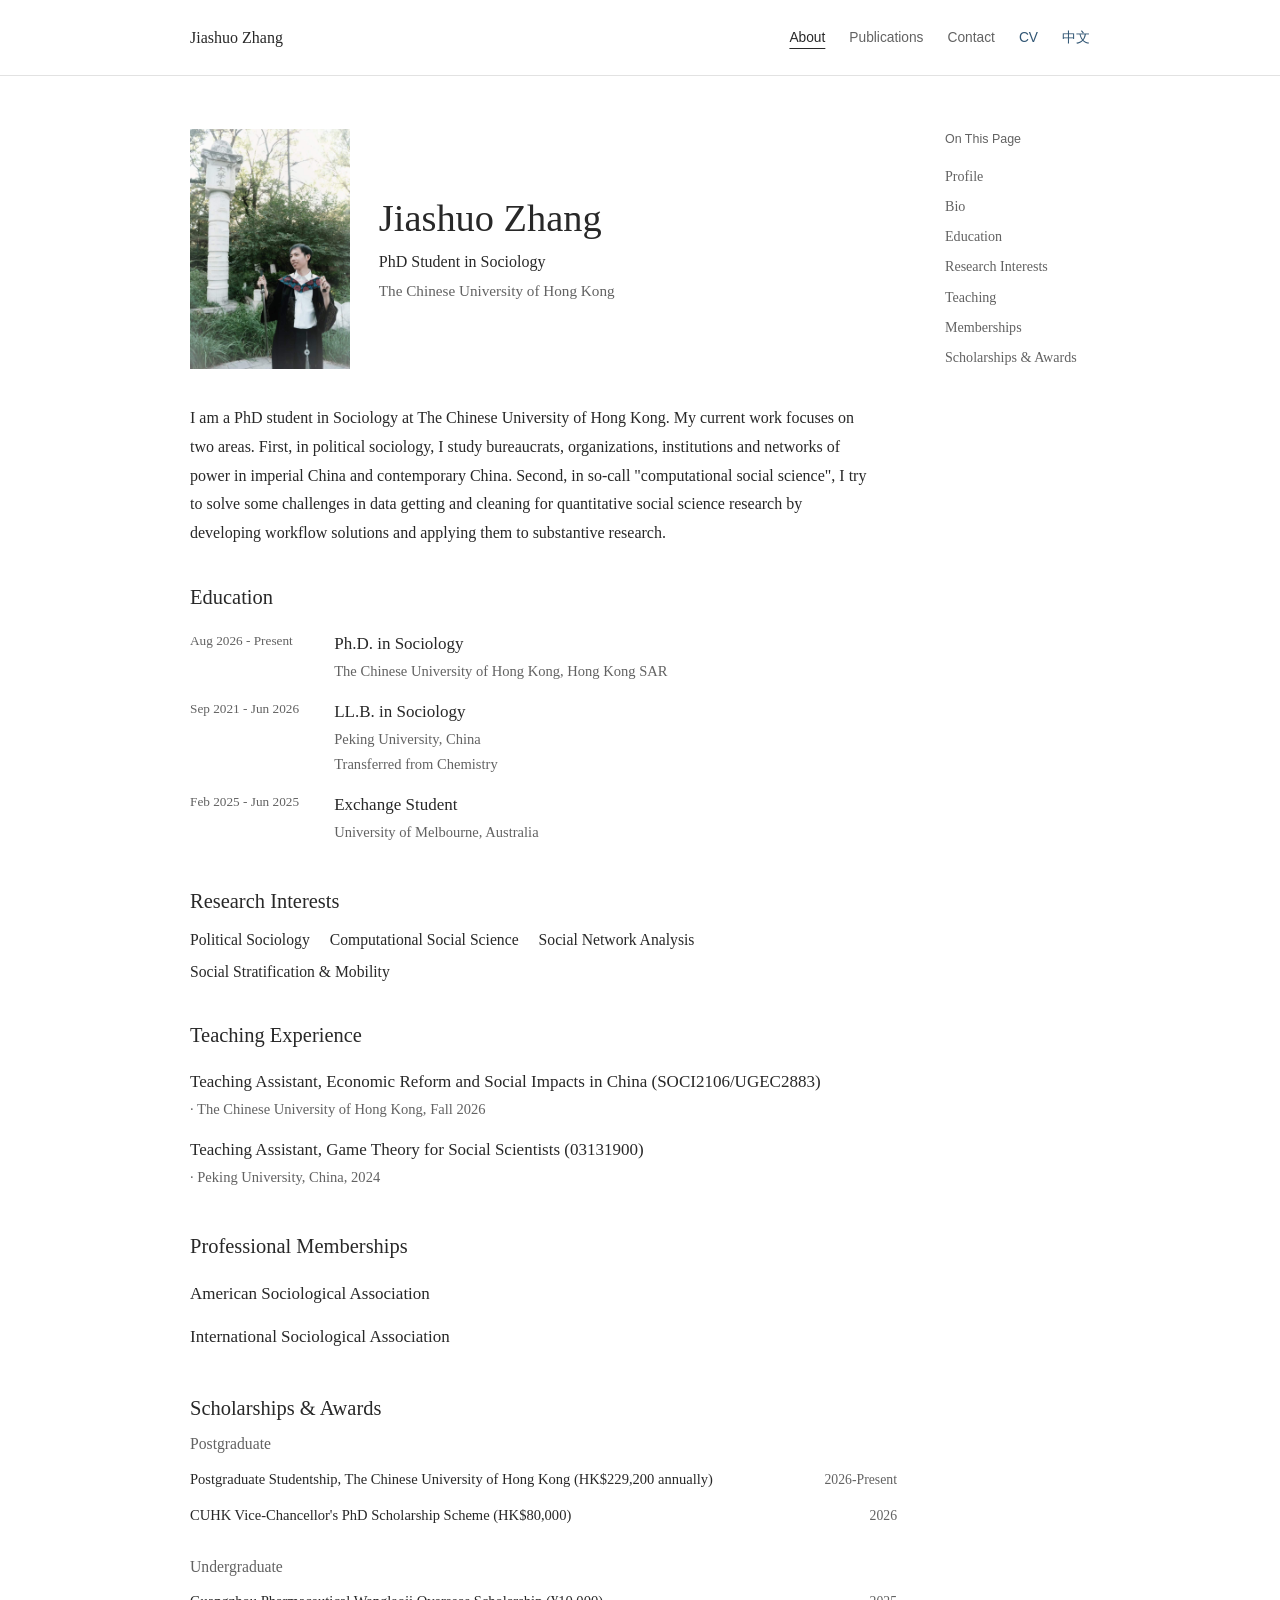
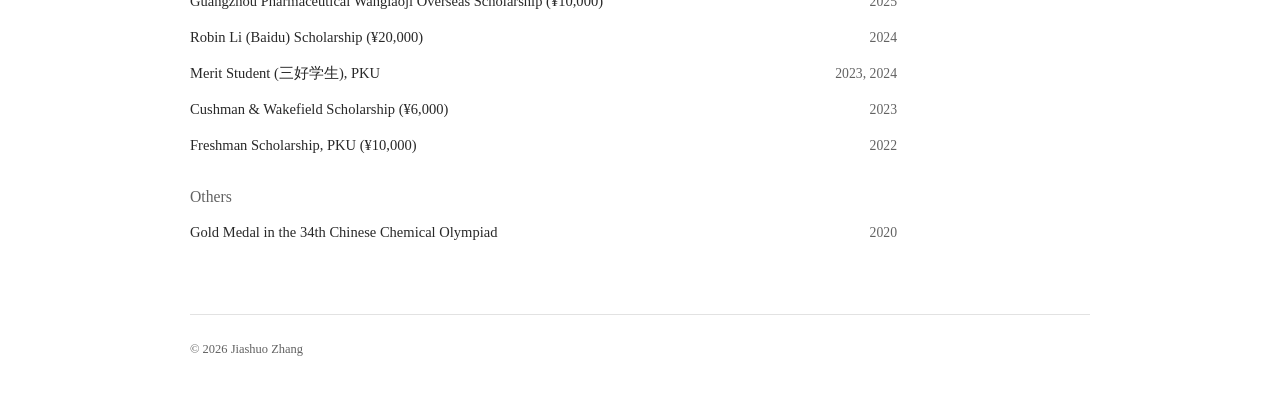
<file: index.html>
<!DOCTYPE html>
<html lang="en">
<head>
<meta charset="UTF-8">
<meta name="viewport" content="width=device-width, initial-scale=1.0">
<title>Jiashuo Zhang | Sociology PhD Student</title>
<style>
:root {
  --paper: #f4f0e8;
  --paper-deep: #ebe4d8;
  --ink: #25221e;
  --muted: #6f685f;
  --accent: #7b3f35;
  --rule: #cfc5b6;
}

*, *::before, *::after { box-sizing: border-box; margin: 0; padding: 0; }
html { scroll-behavior: smooth; }

body {
  min-height: 100vh;
  display: flex;
  flex-direction: column;
  color: var(--ink);
  background: var(--paper);
  font-family: Arial, "Noto Sans SC", sans-serif;
  font-size: 16px;
  line-height: 1.72;
}

h1, h2, h3 {
  color: var(--ink);
  font-family: Georgia, "Times New Roman", "Songti SC", SimSun, serif;
  font-weight: 500;
  line-height: 1.25;
}
h1 { font-size: clamp(2.25rem, 6vw, 3.45rem); letter-spacing: -0.035em; }
h2 { margin-bottom: 1rem; font-size: 1.32rem; }
h2::before { content: ""; display: inline-block; width: 22px; margin-right: 10px; border-top: 2px solid var(--accent); vertical-align: 0.38em; }
h3 { margin-bottom: 0.5rem; font-size: 1.08rem; }
a { color: var(--accent); text-decoration: none; }
a:hover { color: var(--ink); }

#navbar {
  position: sticky;
  top: 0;
  z-index: 10;
  display: flex;
  justify-content: space-between;
  align-items: center;
  min-height: 68px;
  padding: 0 max(28px, calc((100vw - 920px) / 2));
  background: rgba(244, 240, 232, 0.96);
  border-top: 4px solid var(--ink);
  border-bottom: 1px solid var(--rule);
}
.nav-name { color: var(--ink); font-family: Georgia, "Times New Roman", serif; font-size: 1.08rem; font-weight: 700; letter-spacing: 0.015em; }
.nav-links { display: flex; gap: 1.8rem; }
.nav-link {
  position: relative;
  padding: 1.3rem 0 1.15rem;
  color: var(--muted);
  font-size: 0.78rem;
  font-weight: 700;
  letter-spacing: 0.09em;
  text-transform: uppercase;
}
.nav-link::after { content: ""; position: absolute; right: 0; bottom: -1px; left: 0; height: 2px; background: transparent; }
.nav-link:hover, .nav-link.active { color: var(--accent); }
.nav-link.active::after { background: var(--accent); }
.cv-link { align-self: center; color: var(--accent); font-size: 0.78rem; font-weight: 700; letter-spacing: 0.08em; text-transform: uppercase; }
.cv-link:hover { color: var(--ink); }
.language-link { align-self: center; padding-left: 1.2rem; color: var(--accent); border-left: 1px solid var(--rule); font-family: "Songti SC", SimSun, serif; font-size: 0.86rem; }

#main-content { flex: 1; width: min(920px, calc(100% - 64px)); margin: 0 auto; padding: 4.5rem 0 5rem; }
.page-section { display: none; }
.page-section.active { display: grid; grid-template-columns: minmax(0, 1fr) 170px; gap: 5rem; align-items: start; }
.section-content { min-width: 0; }
.section-nav { position: sticky; top: 6.3rem; padding-top: 0.7rem; border-top: 1px solid var(--ink); }
.section-nav-title { margin-bottom: 0.7rem; color: var(--ink); font-size: 0.69rem; font-weight: 700; letter-spacing: 0.14em; text-transform: uppercase; }
.section-nav a { display: block; padding: 0.28rem 0; color: var(--muted); font-family: Georgia, "Times New Roman", serif; font-size: 0.88rem; line-height: 1.35; }
.section-nav a:hover { color: var(--accent); }

.about-header { display: flex; gap: 2rem; align-items: center; margin-bottom: 3rem; padding-bottom: 2.2rem; border-bottom: 1px solid var(--rule); }
.about-photo {
  width: 132px; height: 198px; border-radius: 0 !important;
  position: relative; overflow: hidden; flex-shrink: 0;
  background: var(--paper-deep);
}
.about-photo img { display: block; width: 100%; height: 100%; object-fit: cover; object-position: center; }
.about-info h1 { margin-bottom: 0.4rem; }
.about-info .subtitle { margin-bottom: 0.15rem; color: var(--accent); font-family: Georgia, "Times New Roman", serif; font-size: 1.05rem; font-style: italic; }
.about-info .affiliation { color: var(--muted); font-size: 0.92rem; }

.section-block { margin-bottom: 2.7rem; }
.section-block:last-child { margin-bottom: 0; }
.bio-text { max-width: 680px; font-family: Georgia, "Times New Roman", "Songti SC", serif; font-size: 1.06rem; line-height: 1.88; }

.interest-tags { display: flex; flex-wrap: wrap; gap: 0.35rem 1.25rem; }
.interest-tag { position: relative; padding-left: 0.75rem; color: var(--ink); font-family: Georgia, "Times New Roman", serif; font-size: 0.94rem; }
.interest-tag::before { content: "·"; position: absolute; left: 0; color: var(--accent); font-weight: 700; }

.timeline-item { display: grid; grid-template-columns: 125px minmax(0, 1fr); gap: 1.2rem; padding: 0.65rem 0 0.85rem; border-top: 1px solid var(--rule); }
.timeline-item .date { color: var(--accent); font-family: Georgia, "Times New Roman", serif; font-size: 0.83rem; font-variant-numeric: oldstyle-nums; }
.timeline-details { min-width: 0; }
.timeline-item .title { font-weight: 700; }
.timeline-item .org { display: block; color: var(--muted); font-size: 0.91rem; }

.pub-list, .contact-list, .award-list { list-style: none; }
.pub-item { padding: 1.35rem 0 1.55rem; border-top: 1px solid var(--rule); }
.pub-item:last-child { border-bottom: 1px solid var(--rule); }
.pub-title { font-family: "Songti SC", SimSun, Georgia, serif; font-size: 1.03rem; font-weight: 700; line-height: 1.65; }
.pub-title-en { max-width: 700px; margin-top: 0.4rem; color: #514b44; font-family: Georgia, "Times New Roman", serif; font-size: 0.96rem; font-style: italic; line-height: 1.55; }
.pub-meta { margin-top: 0.35rem; color: var(--muted); font-size: 0.87rem; }
.pub-status { display: inline-block; margin-left: 0.35rem; color: var(--accent); font-size: 0.76rem; font-weight: 700; letter-spacing: 0.025em; text-transform: uppercase; }
.publication-preview { margin-top: 1.1rem; }
.publication-figure { margin: 0; }
.publication-figure img { display: block; width: 100%; max-width: 700px; height: auto; background: #fff; border: 1px solid var(--rule); filter: saturate(0.78) contrast(0.96); }

.conf-item, .role-item { padding: 0.55rem 0; }
.conf-title, .role-title { font-weight: 700; }
.conf-details, .role-org { color: var(--muted); font-size: 0.91rem; }

.contact-list li { margin-bottom: 0.7rem; }
.social-icons { display: flex; gap: 0.65rem; margin-top: 1.4rem; }
.social-icon { width: 36px; height: 36px; display: flex; align-items: center; justify-content: center; border: 1px solid var(--rule); }
.social-icon:hover { border-color: var(--accent); background: var(--paper-deep); }
.social-icon svg { width: 17px; height: 17px; fill: var(--accent); }

.award-item { display: grid; grid-template-columns: minmax(0, 1fr) auto; gap: 1rem; align-items: baseline; padding: 0.55rem 0; border-top: 1px solid var(--rule); font-size: 0.91rem; }
.award-item .award-year { color: var(--accent); font-family: Georgia, "Times New Roman", serif; font-size: 0.86rem; white-space: nowrap; }
.award-group + .award-group { margin-top: 1.5rem; }
.award-group-title { margin-bottom: 0.45rem; color: var(--accent); font-family: Arial, "Noto Sans SC", sans-serif; font-size: 0.72rem; font-weight: 700; letter-spacing: 0.11em; text-transform: uppercase; }

footer { width: min(920px, calc(100% - 64px)); margin: 0 auto; padding: 1.5rem 0 2.4rem; color: var(--muted); border-top: 1px solid var(--ink); font-family: Georgia, "Times New Roman", serif; font-size: 0.78rem; text-align: left; }

@media (max-width: 700px) {
  #navbar { flex-direction: column; align-items: flex-start; gap: 0.25rem; padding: 0.85rem 20px 0; }
  .nav-links { width: 100%; gap: 1.1rem; overflow-x: auto; }
  .nav-link { padding: 0.55rem 0 0.8rem; }
  #main-content, footer { width: calc(100% - 40px); }
  #main-content { padding: 2.6rem 0 3.5rem; }
  .page-section.active { display: block; }
  .section-nav { display: none; }
  .about-header { align-items: flex-start; gap: 1.2rem; }
  .about-photo { width: 88px; height: 132px; }
  .timeline-item { grid-template-columns: 1fr; gap: 0.15rem; }
  .award-item { grid-template-columns: 1fr; gap: 0.05rem; }
}
</style>
<link rel="stylesheet" href="academic.css">
</head>
<body>

<nav id="navbar">
  <span class="nav-name">Jiashuo Zhang</span>
  <div class="nav-links">
    <a href="#" class="nav-link active" data-page="about">About</a>
    <a href="#" class="nav-link" data-page="research" hidden>Research</a>
    <a href="#" class="nav-link" data-page="publications">Publications</a>
    <a href="#" class="nav-link" data-page="contact">Contact</a>
    <a href="JiashuoZhang.pdf" class="cv-link" target="_blank" rel="noopener">CV</a>
    <a href="zh/" class="language-link" lang="zh">中文</a>
  </div>
</nav>

<main id="main-content">

  <!-- ===== ABOUT ===== -->
  <section id="page-about" class="page-section active">

    <div class="section-content">

    <div class="about-header" id="about-profile">
      <div class="about-photo"><img src="profile.jpg" alt="Jiashuo Zhang"></div>
      <div class="about-info">
        <h1>Jiashuo Zhang</h1>
        <p class="subtitle">PhD Student in Sociology</p>
        <p class="affiliation">The Chinese University of Hong Kong</p>
      </div>
    </div>

    <div class="section-block" id="about-bio">
      <p class="bio-text">
        I am a PhD student in Sociology at The Chinese University of Hong Kong. My current work focuses on two areas. First, in political sociology, I study bureaucrats, organizations, institutions and networks of power in imperial China and contemporary China. Second, in so-call "computational social science", I try to solve some challenges in data getting and cleaning for quantitative social science research by developing workflow solutions and applying them to substantive research.
      </p>
    </div>

    <div class="section-block" id="about-education">
      <h2>Education</h2>
      <div class="timeline-item">
        <div class="date">Aug 2026 - Present</div>
        <div class="timeline-details">
          <div class="title">Ph.D. in Sociology</div>
          <div class="org">The Chinese University of Hong Kong, Hong Kong SAR</div>
        </div>
      </div>
      <div class="timeline-item">
        <div class="date">Sep 2021 - Jun 2026</div>
        <div class="timeline-details">
          <div class="title">LL.B. in Sociology</div>
          <div class="org">Peking University, China</div>
          <div class="org">Transferred from Chemistry</div>
        </div>
      </div>
      <div class="timeline-item">
        <div class="date">Feb 2025 - Jun 2025</div>
        <div class="timeline-details">
          <div class="title">Exchange Student</div>
          <div class="org">University of Melbourne, Australia</div>
        </div>
      </div>
    </div>

    <div class="section-block" id="about-interests">
      <h2>Research Interests</h2>
      <div class="interest-tags">
        <span class="interest-tag">Political Sociology</span>
        <span class="interest-tag">Computational Social Science</span>
        <span class="interest-tag">Social Network Analysis</span>
        <span class="interest-tag">Social Stratification &amp; Mobility</span>
      </div>
    </div>

    <div class="section-block" id="about-teaching">
      <h2>Teaching Experience</h2>
      <div class="role-item">
        <span class="role-title">Teaching Assistant, Economic Reform and Social Impacts in China (SOCI2106/UGEC2883)</span>
        <span class="role-org"> · The Chinese University of Hong Kong, Fall 2026</span>
      </div>
      <div class="role-item">
        <span class="role-title">Teaching Assistant, Game Theory for Social Scientists (03131900)</span>
        <span class="role-org"> · Peking University, China, 2024</span>
      </div>
    </div>

    <div class="section-block" id="about-memberships">
      <h2>Professional Memberships</h2>
      <div class="role-item">
        <span class="role-title">American Sociological Association</span>
      </div>
      <div class="role-item">
        <span class="role-title">International Sociological Association</span>
      </div>
    </div>

    <div class="section-block" id="about-awards">
      <h2>Scholarships &amp; Awards</h2>
      <div class="award-group">
        <h3 class="award-group-title">Postgraduate</h3>
        <ul class="award-list">
          <li class="award-item"><span>Postgraduate Studentship, The Chinese University of Hong Kong (HK$229,200 annually)</span><span class="award-year">2026-Present</span></li>
          <li class="award-item"><span>CUHK Vice-Chancellor's PhD Scholarship Scheme (HK$80,000)</span><span class="award-year">2026</span></li>
        </ul>
      </div>
      <div class="award-group">
        <h3 class="award-group-title">Undergraduate</h3>
        <ul class="award-list">
          <li class="award-item"><span>Guangzhou Pharmaceutical Wanglaoji Overseas Scholarship (¥10,000)</span><span class="award-year">2025</span></li>
          <li class="award-item"><span>Robin Li (Baidu) Scholarship (¥20,000)</span><span class="award-year">2024</span></li>
          <li class="award-item"><span>Merit Student (三好学生), PKU</span><span class="award-year">2023, 2024</span></li>
          <li class="award-item"><span>Cushman &amp; Wakefield Scholarship (¥6,000)</span><span class="award-year">2023</span></li>
          <li class="award-item"><span>Freshman Scholarship, PKU (¥10,000)</span><span class="award-year">2022</span></li>
        </ul>
      </div>
      <div class="award-group">
        <h3 class="award-group-title">Others</h3>
        <ul class="award-list">
          <li class="award-item"><span>Gold Medal in the 34th Chinese Chemical Olympiad</span><span class="award-year">2020</span></li>
        </ul>
      </div>
    </div>

    </div>

    <aside class="section-nav" aria-label="About page navigation">
      <div class="section-nav-title">On This Page</div>
      <a href="#about-profile">Profile</a>
      <a href="#about-bio">Bio</a>
      <a href="#about-education">Education</a>
      <a href="#about-interests">Research Interests</a>
      <a href="#about-teaching">Teaching</a>
      <a href="#about-memberships">Memberships</a>
      <a href="#about-awards">Scholarships &amp; Awards</a>
    </aside>

  </section>

  <!-- ===== RESEARCH ===== -->
  <section id="page-research" class="page-section" hidden>
    <div class="section-content">
      <section class="section-block" id="research-historical-political">
        <h2>Historical and Political Sociology</h2>
      </section>
      <section class="section-block" id="research-computational">
        <h2>Computational Social Science</h2>
      </section>
    </div>
  </section>

  <!-- ===== PUBLICATIONS ===== -->
  <section id="page-publications" class="page-section">

    <div class="section-content">

    <h2 id="publications-list">Publications</h2>

    <ul class="pub-list">
      <li class="pub-item">
        <div class="pub-title" lang="zh">士大夫的社会世界建构与演变：基于曾国藩日记/通信的案例研究</div>
        <div class="pub-title-en">The Social World of Scholar-Officials in Traditional China:<br>A Micro-Sociological Analysis of Zeng Guofan's Diary and Correspondence</div>
        <div class="pub-meta">Xueguang Zhou and Jiashuo Zhang, 2026 · <em>Society</em>, No. 2 · CSSCI</div>
        <div class="pub-meta">Reprinted in full by the Information Center for Social Sciences, RUC, No. 7 (2026)</div>
        <div class="pub-meta"><a href="士大夫的社会世界建构与演变.pdf">[Article PDF]</a> · <a href="曾国藩-人大转载.pdf">[Full-text reprint]</a></div>
        <div class="publication-preview" id="publications-preview" aria-label="Figure from the article">
          <figure class="publication-figure">
            <img src="zeng-guofan-social-network.png" alt="曾国藩社会交往网络图：不同颜色的节点表示家族、湘乡同乡、湖南同乡、同年、清廷官僚和湘军">
          </figure>
        </div>
      </li>
      <li class="pub-item">
        <div class="pub-title" lang="zh">冒滥与抑遏之外：雍正朝西北军前效力群体的“自首潮”（1725–1729）</div>
        <div class="pub-title-en">Beyond Deceptive and Deserved Credits: Self-Rectification of Officials Earning Promotion in the Qing's Northwestern Campaigns during the Early Yongzheng Reign (1725–1729)</div>
        <div class="pub-meta">Geng Tian and Jiashuo Zhang · <em>Qing History Research</em> · Supervisor co-author <span class="pub-status">Accept</span> · CSSCI</div>
      </li>
    </ul>

    <h2 id="translations-list" style="margin-top:2rem;">Translations</h2>

    <ul class="pub-list">
      <li class="pub-item">
        <div class="pub-title" lang="zh">田野研究中的实地纠葛与质量标准：20世纪中期芝加哥大学与哥伦比亚大学社会学之比较</div>
        <div class="pub-meta">Daniel A. Menchik; translated by Jiashuo Zhang, 2026 · In L. Wang (ed.), <em>The Wayward Travelers: The University of Chicago Tradition in Social Science</em>, Peking University Press, pp. 267–290.</div>
      </li>
    </ul>

    </div>

    <aside class="section-nav" aria-label="Publications page navigation">
      <div class="section-nav-title">On This Page</div>
      <a href="#publications-list">Publications</a>
      <a href="#translations-list">Translations</a>
    </aside>

  </section>

  <!-- ===== CONTACT ===== -->
  <section id="page-contact" class="page-section">

    <div class="section-content">

    <h2 id="contact-info">Contact</h2>

    <ul class="contact-list">
      <li>Email: <a href="mailto:jiashuo.zhang@link.cuhk.edu.hk">jiashuo.zhang@link.cuhk.edu.hk</a></li>
      <li>Department of Sociology, The Chinese University of Hong Kong, Shatin, N.T., Hong Kong SAR</li>
    </ul>

    <div class="social-icons" id="contact-links" hidden>
      <a href="#" class="social-icon" title="Google Scholar" aria-label="Google Scholar">
        <svg viewBox="0 0 24 24"><path d="M12 24a7.2 7.2 0 0 0 3.25-.74l-3.42-5.9c-.74.4-1.56.64-2.43.64-2.68 0-4.85-2.17-4.85-4.85a4.82 4.82 0 0 1 .9-2.8L2.12 16.1A11.96 11.96 0 0 0 12 24z"/><path d="M23.84 11.62c0-.82-.07-1.62-.21-2.38H12v4.5h6.75a5.8 5.8 0 0 1-2.5 3.82l3.42 5.9A11.98 11.98 0 0 0 23.84 11.62z"/><path d="M5.27 8.75 1.85 4.93A11.96 11.96 0 0 0 0 12c0 2.58.82 4.97 2.2 6.93l.07-.07 3.44-5.94a4.77 4.77 0 0 1-.44-2.17z"/><path d="M12 4.8c1.8 0 3.42.62 4.7 1.83l3.5-3.5A11.94 11.94 0 0 0 12 0C7.4 0 3.38 2.5 1.85 4.93L5.27 8.8A7.14 7.14 0 0 1 12 4.8z"/></svg>
      </a>
      <a href="#" class="social-icon" title="ORCID" aria-label="ORCID">
        <svg viewBox="0 0 24 24"><path d="M12 0C5.372 0 0 5.372 0 12s5.372 12 12 12 12-5.372 12-12S18.628 0 12 0zM7.369 4.378c.525 0 .947.431.947.947s-.422.947-.947.947a.95.95 0 0 1-.947-.947c0-.525.422-.947.947-.947zm-.722 3.038h1.444v10.041H6.647V7.416zm3.562 0h3.9c3.712 0 5.344 2.653 5.344 5.025 0 2.578-2.016 5.025-5.325 5.025h-3.919V7.416zm1.444 1.303v7.444h2.297c3.272 0 4.022-2.484 4.022-3.722 0-2.016-1.284-3.722-3.984-3.722h-2.335z"/></svg>
      </a>
      <a href="#" class="social-icon" title="ResearchGate" aria-label="ResearchGate">
        <svg viewBox="0 0 24 24"><path d="M5.89 20.5c-.28 0-.55-.12-.73-.33-.18-.21-.26-.5-.22-.78l2.17-11.77c.09-.5.52-.84 1.03-.84h2.73c.57 0 1.04.41 1.11.97l.05.41c.59-.94 1.56-1.55 2.72-1.55 1.79 0 3.25 1.46 3.25 3.25 0 .28-.04.55-.1.82l-1.63 7.38c-.09.41-.45.69-.87.69h-2.1c-.42 0-.78-.28-.87-.69l-1.43-6.47c-.05-.22-.25-.38-.47-.38s-.42.16-.47.38l-1.43 6.47c-.09.41-.45.69-.87.69H8.61c-.21 0-.41-.08-.56-.22l.84-1.43-1.04 1.49c-.16.22-.41.35-.67.35H5.89z"/></svg>
      </a>
    </div>

    </div>

    <aside class="section-nav" aria-label="Contact page navigation">
      <div class="section-nav-title">On This Page</div>
      <a href="#contact-info">Contact Information</a>
      <a href="#contact-links" hidden>Academic Links</a>
    </aside>

  </section>

</main>

<footer>
  <p>&copy; 2026 Jiashuo Zhang</p>
</footer>

<script>
document.querySelectorAll('.nav-link').forEach(link => {
  link.addEventListener('click', function(e) {
    e.preventDefault();
    const page = this.dataset.page;

    document.querySelectorAll('.nav-link').forEach(l => l.classList.remove('active'));
    this.classList.add('active');

    document.querySelectorAll('.page-section').forEach(s => s.classList.remove('active'));
    document.getElementById('page-' + page).classList.add('active');
  });
});
</script>

</body>
</html>
</file>
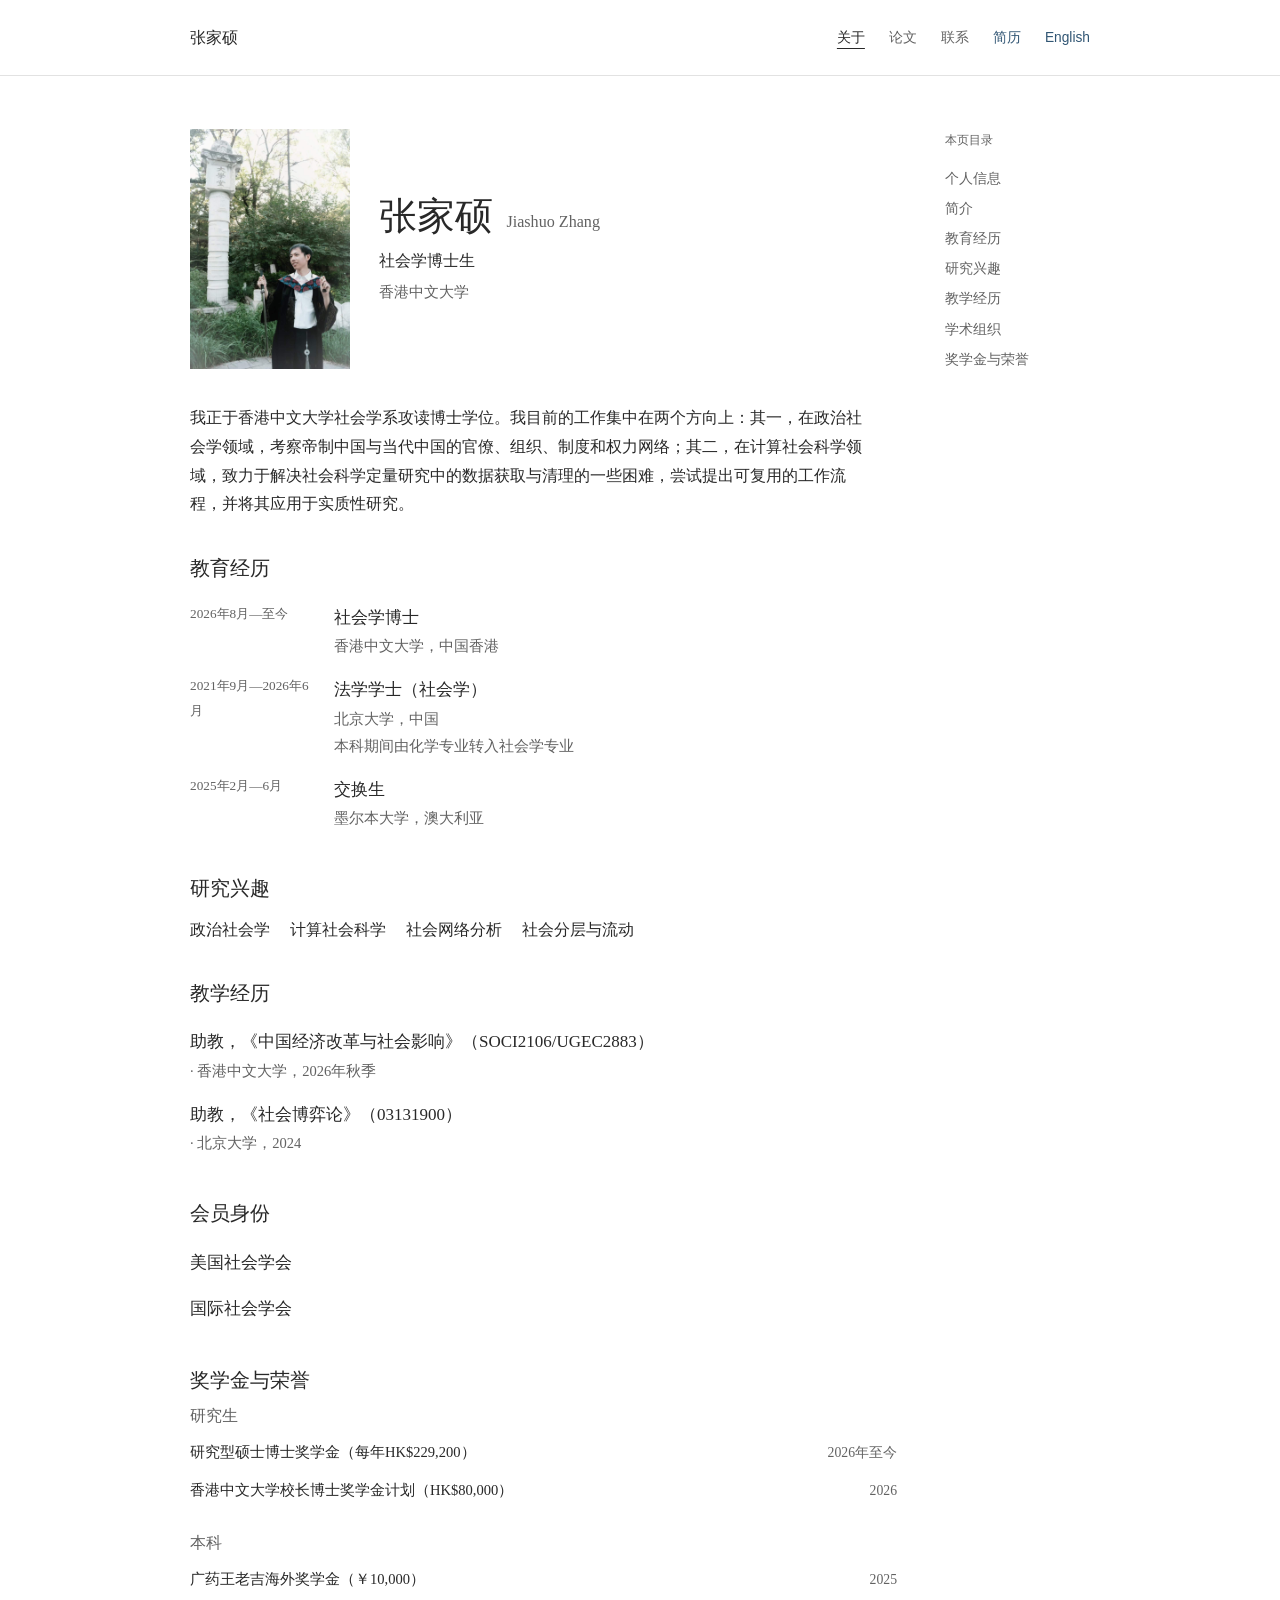
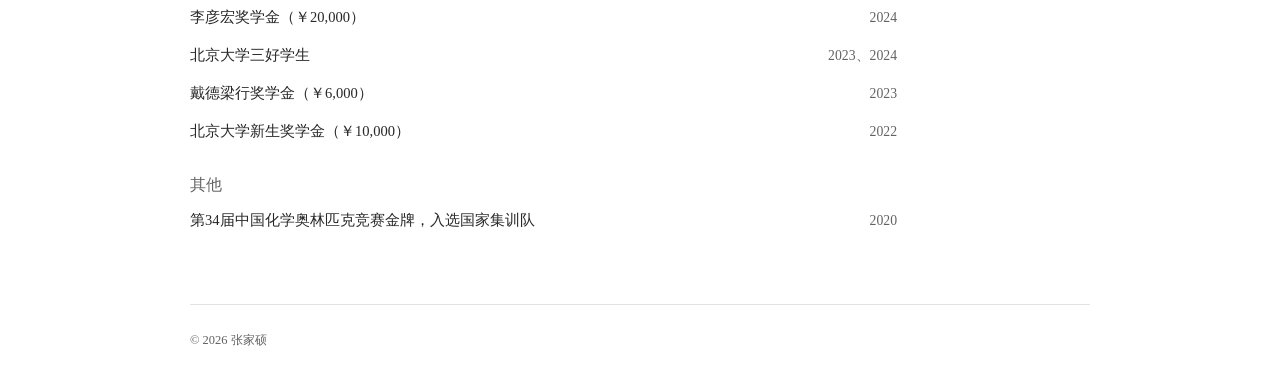
<file: zh/index.html>
<!DOCTYPE html>
<html lang="zh-CN">
<head>
<meta charset="UTF-8">
<meta name="viewport" content="width=device-width, initial-scale=1.0">
<title>张家硕｜社会学博士生</title>
<style>
:root {
  --paper: #f4f0e8;
  --paper-deep: #ebe4d8;
  --ink: #25221e;
  --muted: #6f685f;
  --accent: #7b3f35;
  --rule: #cfc5b6;
}

*, *::before, *::after { box-sizing: border-box; margin: 0; padding: 0; }
html { scroll-behavior: smooth; }

body {
  min-height: 100vh;
  display: flex;
  flex-direction: column;
  color: var(--ink);
  background: var(--paper);
  font-family: Arial, "Noto Sans SC", sans-serif;
  font-size: 16px;
  line-height: 1.72;
}

h1, h2, h3 {
  color: var(--ink);
  font-family: Georgia, "Times New Roman", "Songti SC", SimSun, serif;
  font-weight: 500;
  line-height: 1.25;
}
h1 { font-size: clamp(2.25rem, 6vw, 3.45rem); letter-spacing: -0.035em; }
h2 { margin-bottom: 1rem; font-size: 1.32rem; }
h2::before { content: ""; display: inline-block; width: 22px; margin-right: 10px; border-top: 2px solid var(--accent); vertical-align: 0.38em; }
h3 { margin-bottom: 0.5rem; font-size: 1.08rem; }
a { color: var(--accent); text-decoration: none; }
a:hover { color: var(--ink); }

#navbar {
  position: sticky;
  top: 0;
  z-index: 10;
  display: flex;
  justify-content: space-between;
  align-items: center;
  min-height: 68px;
  padding: 0 max(28px, calc((100vw - 920px) / 2));
  background: rgba(244, 240, 232, 0.96);
  border-top: 4px solid var(--ink);
  border-bottom: 1px solid var(--rule);
}
.nav-name { color: var(--ink); font-family: Georgia, "Times New Roman", serif; font-size: 1.08rem; font-weight: 700; letter-spacing: 0.015em; }
.nav-links { display: flex; gap: 1.8rem; }
.nav-link {
  position: relative;
  padding: 1.3rem 0 1.15rem;
  color: var(--muted);
  font-size: 0.78rem;
  font-weight: 700;
  letter-spacing: 0.09em;
  text-transform: uppercase;
}
.nav-link::after { content: ""; position: absolute; right: 0; bottom: -1px; left: 0; height: 2px; background: transparent; }
.nav-link:hover, .nav-link.active { color: var(--accent); }
.nav-link.active::after { background: var(--accent); }
.cv-link { align-self: center; color: var(--accent); font-size: 0.78rem; font-weight: 700; letter-spacing: 0.08em; }
.cv-link:hover { color: var(--ink); }
.language-link { align-self: center; padding-left: 1.2rem; color: var(--accent); border-left: 1px solid var(--rule); font-family: "Songti SC", SimSun, serif; font-size: 0.86rem; }

#main-content { flex: 1; width: min(920px, calc(100% - 64px)); margin: 0 auto; padding: 4.5rem 0 5rem; }
.page-section { display: none; }
.page-section.active { display: grid; grid-template-columns: minmax(0, 1fr) 170px; gap: 5rem; align-items: start; }
.section-content { min-width: 0; }
.section-nav { position: sticky; top: 6.3rem; padding-top: 0.7rem; border-top: 1px solid var(--ink); }
.section-nav-title { margin-bottom: 0.7rem; color: var(--ink); font-size: 0.69rem; font-weight: 700; letter-spacing: 0.14em; text-transform: uppercase; }
.section-nav a { display: block; padding: 0.28rem 0; color: var(--muted); font-family: Georgia, "Times New Roman", serif; font-size: 0.88rem; line-height: 1.35; }
.section-nav a:hover { color: var(--accent); }

.about-header { display: flex; gap: 2rem; align-items: center; margin-bottom: 3rem; padding-bottom: 2.2rem; border-bottom: 1px solid var(--rule); }
.about-photo {
  width: 132px; height: 198px; border-radius: 0 !important;
  position: relative; overflow: hidden; flex-shrink: 0;
  background: var(--paper-deep);
}
.about-photo img { display: block; width: 100%; height: 100%; object-fit: cover; object-position: center; }
.about-info h1 { margin-bottom: 0.4rem; }
.english-name { margin-left: 0.25em; color: var(--muted); font-family: Georgia, "Times New Roman", serif; font-size: 0.42em; font-weight: 400; letter-spacing: 0; vertical-align: 0.12em; }
.about-info .subtitle { margin-bottom: 0.15rem; color: var(--accent); font-family: Georgia, "Times New Roman", serif; font-size: 1.05rem; font-style: normal; }
.about-info .affiliation { color: var(--muted); font-size: 0.92rem; }

.section-block { margin-bottom: 2.7rem; }
.section-block:last-child { margin-bottom: 0; }
.bio-text { max-width: 680px; font-family: Georgia, "Times New Roman", "Songti SC", serif; font-size: 1.06rem; line-height: 1.88; }

.interest-tags { display: flex; flex-wrap: wrap; gap: 0.35rem 1.25rem; }
.interest-tag { position: relative; padding-left: 0.75rem; color: var(--ink); font-family: Georgia, "Times New Roman", serif; font-size: 0.94rem; }
.interest-tag::before { content: "·"; position: absolute; left: 0; color: var(--accent); font-weight: 700; }

.timeline-item { display: grid; grid-template-columns: 125px minmax(0, 1fr); gap: 1.2rem; padding: 0.65rem 0 0.85rem; border-top: 1px solid var(--rule); }
.timeline-item .date { color: var(--accent); font-family: Georgia, "Times New Roman", serif; font-size: 0.83rem; font-variant-numeric: oldstyle-nums; }
.timeline-details { min-width: 0; }
.timeline-item .title { font-weight: 700; }
.timeline-item .org { display: block; color: var(--muted); font-size: 0.91rem; }

.pub-list, .contact-list, .award-list { list-style: none; }
.pub-item { padding: 1.35rem 0 1.55rem; border-top: 1px solid var(--rule); }
.pub-item:last-child { border-bottom: 1px solid var(--rule); }
.pub-title { font-family: "Songti SC", SimSun, Georgia, serif; font-size: 1.03rem; font-weight: 700; line-height: 1.65; }
.pub-title-en { max-width: 700px; margin-top: 0.4rem; color: #514b44; font-family: Georgia, "Times New Roman", serif; font-size: 0.96rem; font-style: italic; line-height: 1.55; }
.pub-meta { margin-top: 0.35rem; color: var(--muted); font-size: 0.87rem; }
.pub-status { display: inline-block; margin-left: 0.35rem; color: var(--accent); font-size: 0.76rem; font-weight: 700; letter-spacing: 0.025em; text-transform: uppercase; }
.publication-preview { margin-top: 1.1rem; }
.publication-figure { margin: 0; }
.publication-figure img { display: block; width: 100%; max-width: 700px; height: auto; background: #fff; border: 1px solid var(--rule); filter: saturate(0.78) contrast(0.96); }

.conf-item, .role-item { padding: 0.55rem 0; }
.conf-title, .role-title { font-weight: 700; }
.conf-details, .role-org { color: var(--muted); font-size: 0.91rem; }

.contact-list li { margin-bottom: 0.7rem; }
.social-icons { display: flex; gap: 0.65rem; margin-top: 1.4rem; }
.social-icon { width: 36px; height: 36px; display: flex; align-items: center; justify-content: center; border: 1px solid var(--rule); }
.social-icon:hover { border-color: var(--accent); background: var(--paper-deep); }
.social-icon svg { width: 17px; height: 17px; fill: var(--accent); }

.award-item { display: grid; grid-template-columns: minmax(0, 1fr) auto; gap: 1rem; align-items: baseline; padding: 0.55rem 0; border-top: 1px solid var(--rule); font-size: 0.91rem; }
.award-item .award-year { color: var(--accent); font-family: Georgia, "Times New Roman", serif; font-size: 0.86rem; white-space: nowrap; }
.award-group + .award-group { margin-top: 1.5rem; }
.award-group-title { margin-bottom: 0.45rem; color: var(--accent); font-family: Arial, "Noto Sans SC", sans-serif; font-size: 0.72rem; font-weight: 700; letter-spacing: 0.11em; text-transform: uppercase; }

footer { width: min(920px, calc(100% - 64px)); margin: 0 auto; padding: 1.5rem 0 2.4rem; color: var(--muted); border-top: 1px solid var(--ink); font-family: Georgia, "Times New Roman", serif; font-size: 0.78rem; text-align: left; }

@media (max-width: 700px) {
  #navbar { flex-direction: column; align-items: flex-start; gap: 0.25rem; padding: 0.85rem 20px 0; }
  .nav-links { width: 100%; gap: 1.1rem; overflow-x: auto; }
  .nav-link { padding: 0.55rem 0 0.8rem; }
  #main-content, footer { width: calc(100% - 40px); }
  #main-content { padding: 2.6rem 0 3.5rem; }
  .page-section.active { display: block; }
  .section-nav { display: none; }
  .about-header { align-items: flex-start; gap: 1.2rem; }
  .about-photo { width: 88px; height: 132px; }
  .timeline-item { grid-template-columns: 1fr; gap: 0.15rem; }
  .award-item { grid-template-columns: 1fr; gap: 0.05rem; }
}
</style>
<link rel="stylesheet" href="../academic.css">
</head>
<body>

<nav id="navbar">
  <span class="nav-name">张家硕</span>
  <div class="nav-links">
    <a href="#" class="nav-link active" data-page="about">关于</a>
    <a href="#" class="nav-link" data-page="research" hidden>研究</a>
    <a href="#" class="nav-link" data-page="publications">论文</a>
    <a href="#" class="nav-link" data-page="contact">联系</a>
    <a href="../JiashuoZhang.pdf" class="cv-link" target="_blank" rel="noopener">简历</a>
    <a href="../" class="language-link" lang="en">English</a>
  </div>
</nav>

<main id="main-content">

  <!-- ===== ABOUT ===== -->
  <section id="page-about" class="page-section active">

    <div class="section-content">

    <div class="about-header" id="about-profile">
      <div class="about-photo"><img src="../profile.jpg" alt="张家硕"></div>
      <div class="about-info">
        <h1>张家硕 <span class="english-name" lang="en">Jiashuo Zhang</span></h1>
        <p class="subtitle">社会学博士生</p>
        <p class="affiliation">香港中文大学</p>
      </div>
    </div>

    <div class="section-block" id="about-bio">
      <p class="bio-text">
        我正于香港中文大学社会学系攻读博士学位。我目前的工作集中在两个方向上：其一，在政治社会学领域，考察帝制中国与当代中国的官僚、组织、制度和权力网络；其二，在计算社会科学领域，致力于解决社会科学定量研究中的数据获取与清理的一些困难，尝试提出可复用的工作流程，并将其应用于实质性研究。
      </p>
    </div>

    <div class="section-block" id="about-education">
      <h2>教育经历</h2>
      <div class="timeline-item">
        <div class="date">2026年8月—至今</div>
        <div class="timeline-details">
          <div class="title">社会学博士</div>
          <div class="org">香港中文大学，中国香港</div>
        </div>
      </div>
      <div class="timeline-item">
        <div class="date">2021年9月—2026年6月</div>
        <div class="timeline-details">
          <div class="title">法学学士（社会学）</div>
          <div class="org">北京大学，中国</div>
          <div class="org">本科期间由化学专业转入社会学专业</div>
        </div>
      </div>
      <div class="timeline-item">
        <div class="date">2025年2月—6月</div>
        <div class="timeline-details">
          <div class="title">交换生</div>
          <div class="org">墨尔本大学，澳大利亚</div>
        </div>
      </div>
    </div>

    <div class="section-block" id="about-interests">
      <h2>研究兴趣</h2>
      <div class="interest-tags">
        <span class="interest-tag">政治社会学</span>
        <span class="interest-tag">计算社会科学</span>
        <span class="interest-tag">社会网络分析</span>
        <span class="interest-tag">社会分层与流动</span>
      </div>
    </div>

    <div class="section-block" id="about-teaching">
      <h2>教学经历</h2>
      <div class="role-item">
        <span class="role-title">助教，《中国经济改革与社会影响》（SOCI2106/UGEC2883）</span>
        <span class="role-org"> · 香港中文大学，2026年秋季</span>
      </div>
      <div class="role-item">
        <span class="role-title">助教，《社会博弈论》（03131900）</span>
        <span class="role-org"> · 北京大学，2024</span>
      </div>
    </div>

    <div class="section-block" id="about-memberships">
      <h2>会员身份</h2>
      <div class="role-item">
        <span class="role-title">美国社会学会</span>
      </div>
      <div class="role-item">
        <span class="role-title">国际社会学会</span>
      </div>
    </div>

    <div class="section-block" id="about-awards">
      <h2>奖学金与荣誉</h2>
      <div class="award-group">
        <h3 class="award-group-title">研究生</h3>
        <ul class="award-list">
          <li class="award-item"><span>研究型硕士博士奖学金（每年HK$229,200）</span><span class="award-year">2026年至今</span></li>
          <li class="award-item"><span>香港中文大学校长博士奖学金计划（HK$80,000）</span><span class="award-year">2026</span></li>
        </ul>
      </div>
      <div class="award-group">
        <h3 class="award-group-title">本科</h3>
        <ul class="award-list">
          <li class="award-item"><span>广药王老吉海外奖学金（￥10,000）</span><span class="award-year">2025</span></li>
          <li class="award-item"><span>李彦宏奖学金（￥20,000）</span><span class="award-year">2024</span></li>
          <li class="award-item"><span>北京大学三好学生</span><span class="award-year">2023、2024</span></li>
          <li class="award-item"><span>戴德梁行奖学金（￥6,000）</span><span class="award-year">2023</span></li>
          <li class="award-item"><span>北京大学新生奖学金（￥10,000）</span><span class="award-year">2022</span></li>
        </ul>
      </div>
      <div class="award-group">
        <h3 class="award-group-title">其他</h3>
        <ul class="award-list">
          <li class="award-item"><span>第34届中国化学奥林匹克竞赛金牌，入选国家集训队</span><span class="award-year">2020</span></li>
        </ul>
      </div>
    </div>

    </div>

    <aside class="section-nav" aria-label="关于页面目录">
      <div class="section-nav-title">本页目录</div>
      <a href="#about-profile">个人信息</a>
      <a href="#about-bio">简介</a>
      <a href="#about-education">教育经历</a>
      <a href="#about-interests">研究兴趣</a>
      <a href="#about-teaching">教学经历</a>
      <a href="#about-memberships">学术组织</a>
      <a href="#about-awards">奖学金与荣誉</a>
    </aside>

  </section>

  <!-- ===== RESEARCH ===== -->
  <section id="page-research" class="page-section" hidden>
    <div class="section-content">
      <section class="section-block" id="research-historical-political">
        <h2>历史—政治社会学</h2>
      </section>
      <section class="section-block" id="research-computational">
        <h2>计算社会科学</h2>
      </section>
    </div>
  </section>

  <!-- ===== PUBLICATIONS ===== -->
  <section id="page-publications" class="page-section">

    <div class="section-content">

    <h2 id="publications-list">论文发表</h2>

    <ul class="pub-list">
      <li class="pub-item">
        <div class="pub-title" lang="zh">士大夫的社会世界建构与演变：基于曾国藩日记/通信的案例研究</div>
        <div class="pub-title-en">The Social World of Scholar-Officials in Traditional China:<br>A Micro-Sociological Analysis of Zeng Guofan's Diary and Correspondence</div>
        <div class="pub-meta">周雪光、张家硕，2026 · 《社会》第2期 · CSSCI</div>
        <div class="pub-meta">全文转载于《人大复印报刊资料》2026年第7期</div>
        <div class="pub-meta"><a href="../士大夫的社会世界建构与演变.pdf">[原刊 PDF]</a> · <a href="../曾国藩-人大转载.pdf">[人大转载 PDF]</a></div>
        <div class="publication-preview" id="publications-preview" aria-label="Figure from the article">
          <figure class="publication-figure">
            <img src="../zeng-guofan-social-network.png" alt="曾国藩社会交往网络图：不同颜色的节点表示家族、湘乡同乡、湖南同乡、同年、清廷官僚和湘军">
          </figure>
        </div>
      </li>
      <li class="pub-item">
        <div class="pub-title" lang="zh">冒滥与抑遏之外：雍正朝西北军前效力群体的“自首潮”（1725–1729）</div>
        <div class="pub-title-en">Beyond Deceptive and Deserved Credits: Self-Rectification of Officials Earning Promotion in the Qing's Northwestern Campaigns during the Early Yongzheng Reign (1725–1729)</div>
        <div class="pub-meta">田耕、张家硕 · 《清史研究》 · 导师共同作者 <span class="pub-status">接收</span> · CSSCI</div>
      </li>
    </ul>

    <h2 id="translations-list" style="margin-top:2rem;">译作</h2>

    <ul class="pub-list">
      <li class="pub-item">
        <div class="pub-title" lang="zh">田野研究中的实地纠葛与质量标准：20世纪中期芝加哥大学与哥伦比亚大学社会学之比较</div>
        <div class="pub-meta">丹尼尔·门奇克 著，张家硕 译，2026 · 王利平：《逆旅行人：芝加哥大学社会科学传统》，北京大学出版社，第267-290页。</div>
      </li>
    </ul>

    </div>

    <aside class="section-nav" aria-label="论文页面目录">
      <div class="section-nav-title">本页目录</div>
      <a href="#publications-list">论文发表</a>
      <a href="#translations-list">译作</a>
    </aside>

  </section>

  <!-- ===== CONTACT ===== -->
  <section id="page-contact" class="page-section">

    <div class="section-content">

    <h2 id="contact-info">联系方式</h2>

    <ul class="contact-list">
      <li>邮箱：<a href="mailto:jiashuo.zhang@link.cuhk.edu.hk">jiashuo.zhang@link.cuhk.edu.hk</a></li>
      <li>香港新界沙田，香港中文大学社会学系</li>
    </ul>

    <div class="social-icons" id="contact-links" hidden>
      <a href="#" class="social-icon" title="Google Scholar" aria-label="Google Scholar">
        <svg viewBox="0 0 24 24"><path d="M12 24a7.2 7.2 0 0 0 3.25-.74l-3.42-5.9c-.74.4-1.56.64-2.43.64-2.68 0-4.85-2.17-4.85-4.85a4.82 4.82 0 0 1 .9-2.8L2.12 16.1A11.96 11.96 0 0 0 12 24z"/><path d="M23.84 11.62c0-.82-.07-1.62-.21-2.38H12v4.5h6.75a5.8 5.8 0 0 1-2.5 3.82l3.42 5.9A11.98 11.98 0 0 0 23.84 11.62z"/><path d="M5.27 8.75 1.85 4.93A11.96 11.96 0 0 0 0 12c0 2.58.82 4.97 2.2 6.93l.07-.07 3.44-5.94a4.77 4.77 0 0 1-.44-2.17z"/><path d="M12 4.8c1.8 0 3.42.62 4.7 1.83l3.5-3.5A11.94 11.94 0 0 0 12 0C7.4 0 3.38 2.5 1.85 4.93L5.27 8.8A7.14 7.14 0 0 1 12 4.8z"/></svg>
      </a>
      <a href="#" class="social-icon" title="ORCID" aria-label="ORCID">
        <svg viewBox="0 0 24 24"><path d="M12 0C5.372 0 0 5.372 0 12s5.372 12 12 12 12-5.372 12-12S18.628 0 12 0zM7.369 4.378c.525 0 .947.431.947.947s-.422.947-.947.947a.95.95 0 0 1-.947-.947c0-.525.422-.947.947-.947zm-.722 3.038h1.444v10.041H6.647V7.416zm3.562 0h3.9c3.712 0 5.344 2.653 5.344 5.025 0 2.578-2.016 5.025-5.325 5.025h-3.919V7.416zm1.444 1.303v7.444h2.297c3.272 0 4.022-2.484 4.022-3.722 0-2.016-1.284-3.722-3.984-3.722h-2.335z"/></svg>
      </a>
      <a href="#" class="social-icon" title="ResearchGate" aria-label="ResearchGate">
        <svg viewBox="0 0 24 24"><path d="M5.89 20.5c-.28 0-.55-.12-.73-.33-.18-.21-.26-.5-.22-.78l2.17-11.77c.09-.5.52-.84 1.03-.84h2.73c.57 0 1.04.41 1.11.97l.05.41c.59-.94 1.56-1.55 2.72-1.55 1.79 0 3.25 1.46 3.25 3.25 0 .28-.04.55-.1.82l-1.63 7.38c-.09.41-.45.69-.87.69h-2.1c-.42 0-.78-.28-.87-.69l-1.43-6.47c-.05-.22-.25-.38-.47-.38s-.42.16-.47.38l-1.43 6.47c-.09.41-.45.69-.87.69H8.61c-.21 0-.41-.08-.56-.22l.84-1.43-1.04 1.49c-.16.22-.41.35-.67.35H5.89z"/></svg>
      </a>
    </div>

    </div>

    <aside class="section-nav" aria-label="联系页面目录">
      <div class="section-nav-title">本页目录</div>
      <a href="#contact-info">联系方式</a>
      <a href="#contact-links" hidden>学术主页</a>
    </aside>

  </section>

</main>

<footer>
  <p>&copy; 2026 张家硕</p>
</footer>

<script>
document.querySelectorAll('.nav-link').forEach(link => {
  link.addEventListener('click', function(e) {
    e.preventDefault();
    const page = this.dataset.page;

    document.querySelectorAll('.nav-link').forEach(l => l.classList.remove('active'));
    this.classList.add('active');

    document.querySelectorAll('.page-section').forEach(s => s.classList.remove('active'));
    document.getElementById('page-' + page).classList.add('active');
  });
});
</script>

</body>
</html>
</file>
<file: academic.css>
/* Shared typography and layout for the English and Chinese homepages. */
[hidden] { display: none !important; }
:root {
  --paper: #fff;
  --paper-deep: #f5f5f5;
  --ink: #282828;
  --muted: #626262;
  --accent: #315674;
  --rule: #e2e2e2;
}
body {
  font-family: Georgia, "Times New Roman", "Songti SC", SimSun, serif;
  font-size: 17px;
  line-height: 1.7;
}
h1, h2, h3 { font-weight: 400; letter-spacing: normal; }
h1 { font-size: clamp(1.8rem, 4vw, 2.4rem); line-height: 1.25; }
h2 { font-size: 1.28rem; margin-bottom: 0.8rem; }
h2::before { display: none; }
a:hover { text-decoration: underline; text-underline-offset: 3px; }
a:focus-visible { outline: 2px solid var(--accent); outline-offset: 4px; }
#navbar {
  position: static;
  min-height: 76px;
  padding: 0 max(32px, calc((100vw - 900px) / 2));
  background: #fff;
  border-top: 0;
  border-bottom: 1px solid var(--rule);
}
.nav-name { font-size: 1rem; font-weight: 400; letter-spacing: normal; }
.nav-links { gap: 1.5rem; }
.nav-link, .cv-link, .language-link {
  font-family: Arial, "Microsoft YaHei", sans-serif;
  font-size: 0.86rem;
  font-weight: 400;
  letter-spacing: normal;
  text-transform: none;
}
.nav-link { padding: 1rem 0; }
.nav-link::after { display: none; }
.nav-link.active { color: var(--ink); text-decoration: underline; text-underline-offset: 6px; }
.language-link { border: 0; padding-left: 0; }
#main-content { width: min(900px, calc(100% - 64px)); padding: 3.3rem 0 4rem; }
.page-section.active { grid-template-columns: minmax(0, 1fr) 145px; gap: 3rem; }
.section-nav { top: 2rem; padding-top: 0; border: 0; }
.section-nav-title {
  color: var(--muted);
  font-family: Arial, "Microsoft YaHei", sans-serif;
  font-size: 0.78rem;
  font-weight: 400;
  letter-spacing: normal;
  text-transform: none;
}
.section-nav a { padding: 0.35rem 0; font-size: 0.88rem; }
.about-header { gap: 1.8rem; padding-bottom: 0; margin-bottom: 2.2rem; border: 0; }
.about-photo { width: 160px; height: auto; background: transparent; overflow: visible; }
.about-photo img { width: 100%; height: auto; object-fit: contain; }
.about-info .subtitle { color: var(--ink); font-style: normal; font-size: 1rem; }
.about-info .affiliation { font-size: 0.95rem; }
.bio-text { font-size: 1rem; line-height: 1.8; }
.section-block { margin-bottom: 2.3rem; }
.timeline-item { border: 0; padding: 0.45rem 0; }
.timeline-item .date, .award-item .award-year { color: var(--muted); }
.role-title, .timeline-item .title { font-weight: 400; }
.role-item { padding: 0.45rem 0; }
.role-org { display: block; }
.interest-tag { padding-left: 0; font-size: 0.98rem; }
.interest-tag::before { display: none; }
.pub-item { padding: 0 0 1.6rem; border: 0; }
.pub-item:last-child { padding-bottom: 0; border: 0; }
.pub-title { font-size: 1rem; }
.pub-title-en { color: var(--ink); font-style: normal; font-size: 0.98rem; }
.pub-meta { font-size: 0.9rem; }
.pub-status { font-size: inherit; font-weight: 400; letter-spacing: normal; text-transform: none; }
.publication-figure img { border: 0; filter: none; }
.award-item { border: 0; padding: 0.35rem 0; }
.award-group-title {
  font-family: inherit;
  font-size: 0.98rem;
  font-weight: 400;
  color: var(--muted);
  letter-spacing: normal;
  text-transform: none;
}
footer { width: min(900px, calc(100% - 64px)); border-color: var(--rule); }
html[lang="zh-CN"] body { line-height: 1.85; }
@media (max-width: 700px) {
  #navbar { min-height: auto; padding: 1rem 20px 0; }
  .nav-links { gap: 1.1rem; }
  .nav-link { padding: 0.65rem 0 0.9rem; }
  #main-content, footer { width: calc(100% - 40px); }
  #main-content { padding-top: 2rem; }
  .page-section.active { display: block; }
  .about-header { align-items: center; gap: 1.2rem; }
  .about-photo { width: 120px; height: auto; }
  .award-item { grid-template-columns: 1fr; }
}
@media (max-width: 400px) {
  .about-header { flex-direction: column; align-items: flex-start; }
  .nav-links { gap: 0.85rem; }
}
</file>
